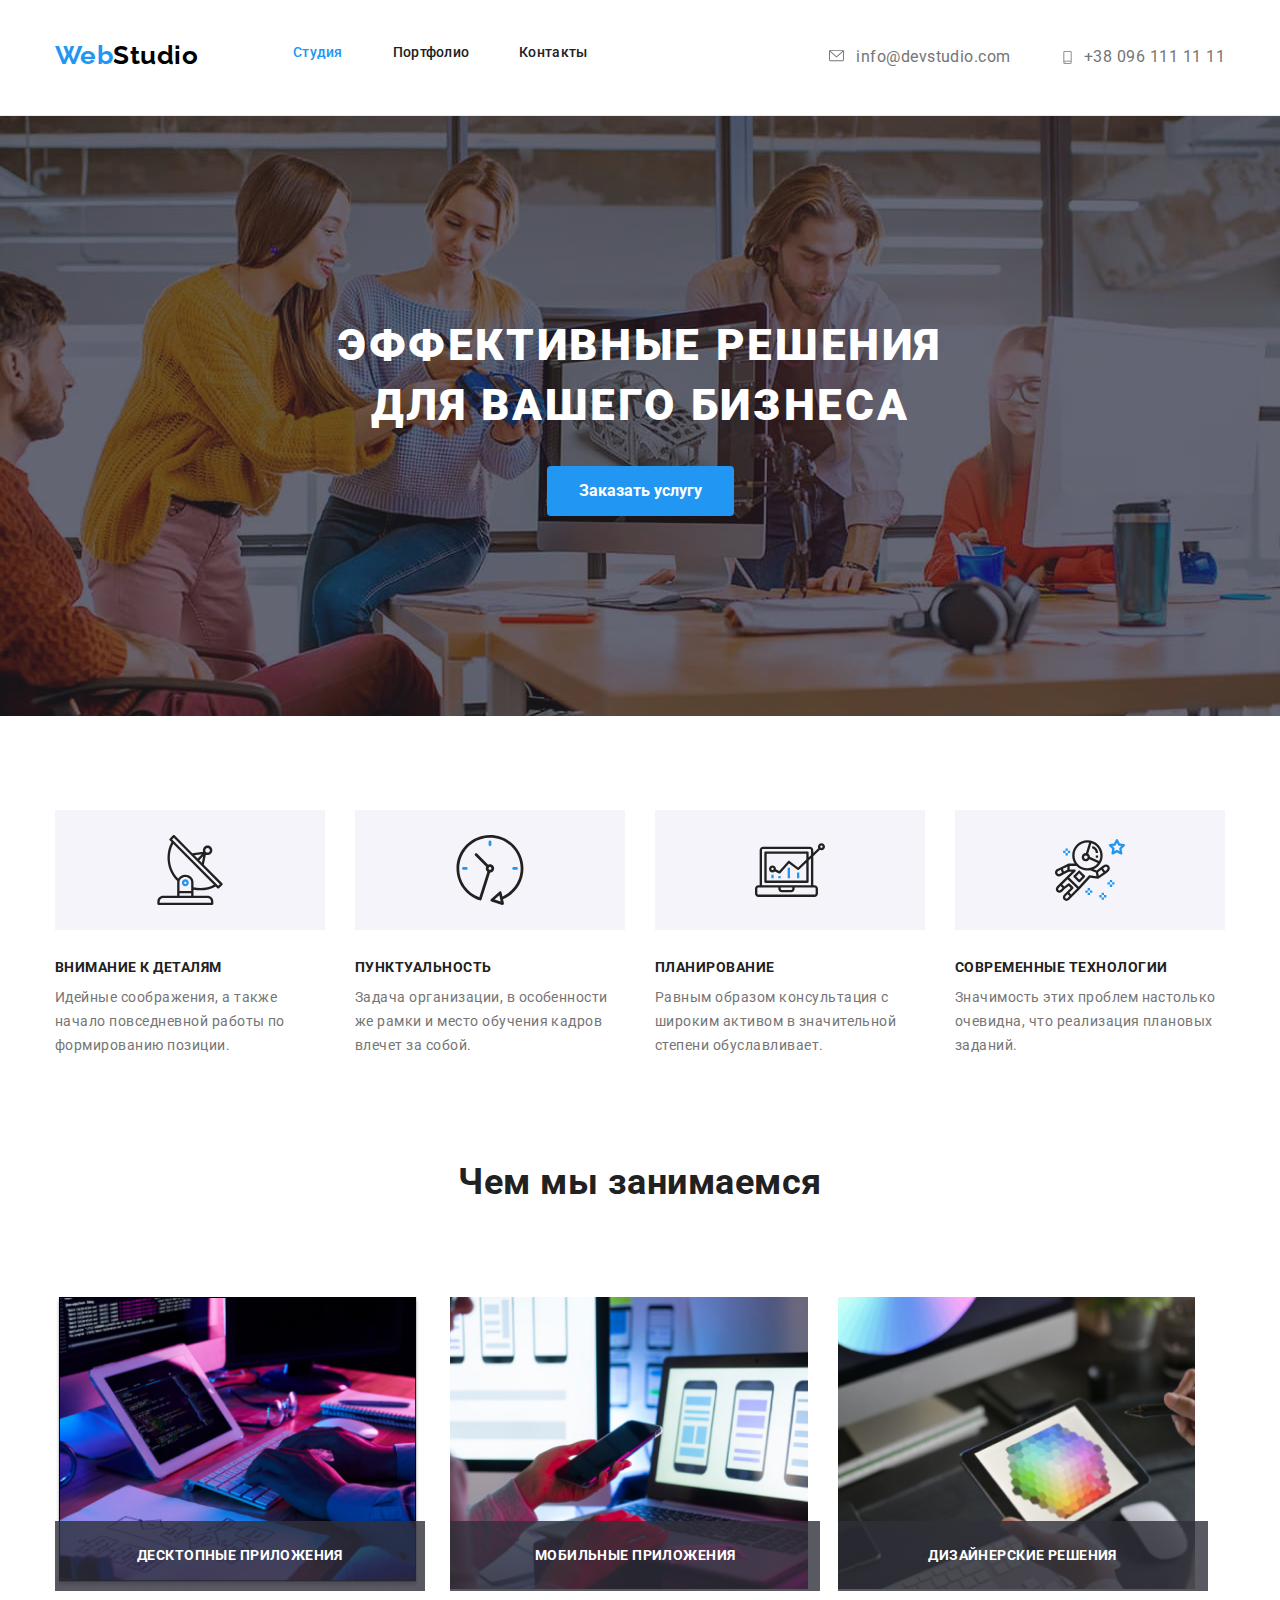
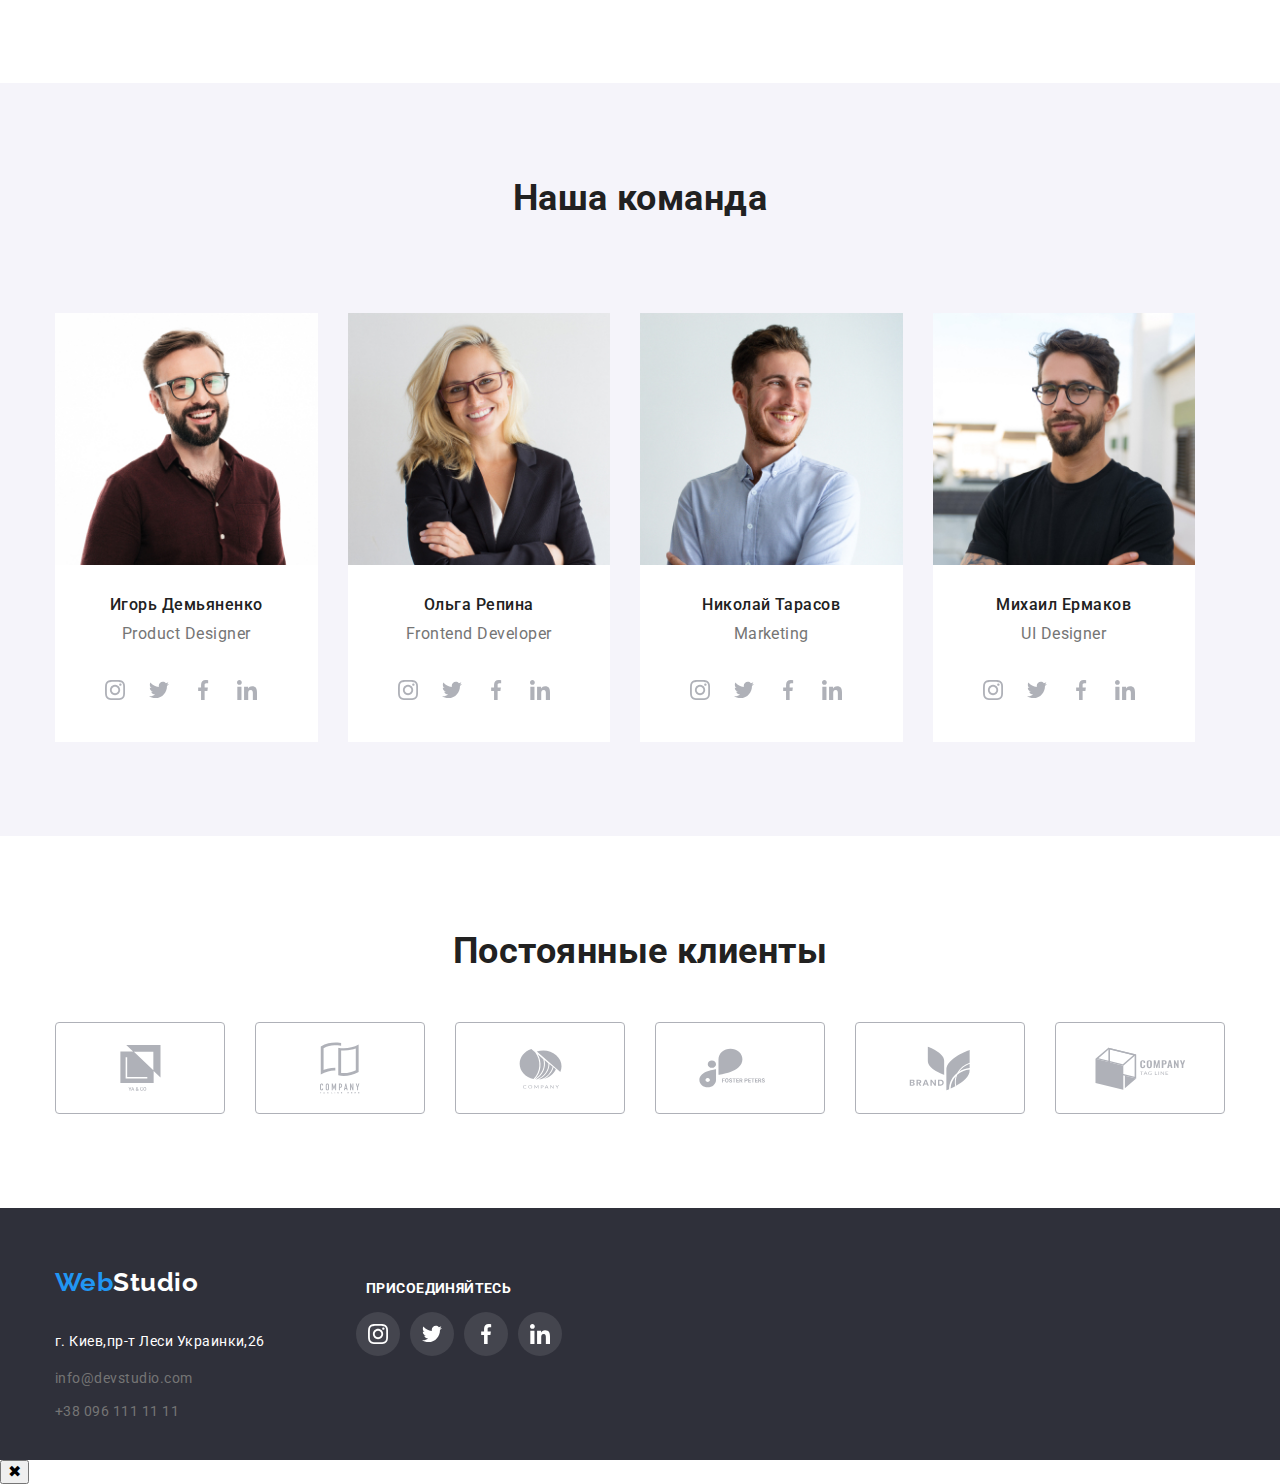
<file: index.html>
<!DOCTYPE html>
<html lang="ru">

<head>
    <meta charset="UTF-8">
    <meta http-equiv="X-UA-Compatible" content="IE=edge">
    <meta name="viewport" content="width=device-width, initial-scale=1.0">
    <title>Document</title>
    <link
        href="https://fonts.googleapis.com/css2?family=Raleway:wght@700&family=Roboto:wght@400;500;700;900&display=swap"
        rel="stylesheet">
    <link rel="stylesheet" href="https://cdnjs.cloudflare.com/ajax/libs/modern-normalize/1.1.0/modern-normalize.min.css">
    <link rel="stylesheet" href="./css/style.css">
</head>

<body>
    <!--header-->
    <header class="page-header">
        <div class="container">
        <nav class="menu">
            <a href="./index.html" class="logo"><span class="logo-web">Web</span>Studio</a>
            <ul class="menu-nav list">
                <li class="item"><a href="./index.html" class="tect link current">Студия</a></li>
                <li class="item"><a href="./portfolio.html" class="link">Портфолио</a></li>
                <li class="item"><a href="" class="link">Контакты</a></li>
            </ul>
        </nav>
        

        <!--tel,mail-->
        <div class="header-contact">
            <ul class="header-contact-list">
                <li class="header-contact-item">
                    <a class="link contact-link" href="mailto:http//info@devstudio.com">
                        <svg class="header-icon" width="19" height="15">
                            <use href=./images/sprite.svg#icon-envelope-1></use>
                        </svg>
                    info@devstudio.com</a>
                </li>
                <li class="header-contact-item">
                    <a class="link contact-link" href="tel:+380961111111">
                        <svg class="header-icon" width="13" height="19" >
                            <use href=./images/sprite.svg#icon-smartphone-1>
                        </use>
                    </svg>
                        +38 096 111 11 11</a>
                </li>
            </ul>
        </div>
        </div>

    </header>
    <!--main-->
    <main>
        <!--Герой-->
        <section class="hero">
            <h1 class="hero-title">Эффективные решения для вашего бизнеса</h1>
            <button type="button" class="hero-button">Заказать услугу</button>
        </section>
        <!--Особенности-->
        <section class="section">
            <div class="container">
            <ul class="feature-list list">
                <!--Feature 1-->
                <li class="feacher-item">
                    <div class="circle-out">
                            <svg class="feacher-icon" width="70" height="70">
                                <use href="./images/sprite.svg#icon-antenna-1-1"> </use>
                            </svg>
                        
                    </div>
                <h3 class="title">Внимание к деталям</h3>
                    <p class="text"> Идейные соображения, а также
                        начало повседневной работы по формированию позиции.
                    </p>
                </li>
                <!--Feature 2-->
                <li class="feacher-item">
                    <div class="circle-out">
                            <svg class="feacher-icon" width="70" height="70">
                                <use href="./images/sprite.svg#icon-clock-1-1"> </use>
                            </svg>
                    </div>
                    <h3 class="title">Пунктуальность</h3>
                    <p class="text">Задача организации, в особенности же рамки
                        и место обучения кадров влечет за собой.</p>
                </li>
                <!--Feature 3-->
                <li class="feacher-item">
                    <div class="circle-out">
                            <svg class="feacher-icon" width="70" height="70">
                                <use href="./images/sprite.svg#icon-diagram-1-1"> </use>
                            </svg>
                    </div>
                    <h3 class="title">Планирование</h3>
                    <p class="text">Равным образом консультация с широким
                        активом в значительной степени обуславливает.</p>
                </li>
                <!--Feature 4-->
                <li class="feacher-item">
                    <div class="circle-out">
                            <svg class="feacher-icon  class="client-logo width="70" height="70">
                                <use href="./images/sprite.svg#icon-astronaut-1-1"> </use>
                            </svg>
                    </div>
                    <h3 class="title">Современные технологии</h3>
                    <p class="text">Значимость этих проблем настолько очевидна,
                        что реализация плановых заданий.</p>
                </li>
            </ul>
            </div>
        </section>
        <!--Чем мы занимаемся-->
        <section class="section">
            
            <div class="container">
                <h2 class="section-title">Чем мы занимаемся</h2>
            <ul class="work-list list">
                <li class="section-work-item">
                    <img src="./images/img1.jpg" alt="картинка програмирование" width="370">
                    <div class="work-bg">
                        <p class="work-up-bg">Десктопные приложения</p>
                    </div>
                </li>
                <li class="section-work-item">
                    <img src="./images/img2.jpg" alt="картинка дизайн приложений" width="370">
                    <div class="work-bg">
                        <p class="work-up-bg">Мобильные приложения</p>
                    </div>
                </li>
                <li class="section-work-item">
                    <img src="./images/img3.jpg" alt="картинка графический дизайн" width="370">
                    <div class="work-bg">
                        <p class="work-up-bg">Дизайнерские решения</p>
                    </div>
                </li>
            </ul>
            </div>
        </section>
        <!--Наша команда-->
        <section class="section section-team">
            <div class="container ">
                <h2 class="team-section-title">Наша команда</h2>
                <ul class="team-list list">
                    <li class="team-item">
                        <img src="./images/img4.jpg" alt="фото дизайнера продуктов">
                        <div class="team-item-text">
                            <h3 class="section-title-man">Игорь Демьяненко</h3>
                            <p class="text">Product Designer</p>
                            <ul class="team-social-list">
                                <li class="team-social-item">
                                    <a class="team-social-link" href="">
                                    <svg class="team-social-icon" width="20" height="20">
                                        <use href="./images/sprite.svg#icon-instagram-2-1"></use>
                                    </svg>
                                    </a>
                                </li>
                                <li class="team-social-item">
                                    <a class="team-social-link" href="">
                                    <svg class="team-social-icon" width="20" height="20">
                                        <use href="./images/sprite.svg#icon-twitter-1-1"></use>
                                    </svg>
                                    </a>
                                </li>
                                <li class="team-social-item">
                                    <a class="team-social-link" href="">
                                    <svg class="team-social-icon" width="20" height="20">
                                        <use href="./images/sprite.svg#icon-facebook-1-1"></use>
                                    </svg>
                                    </a>
                                </li>
                                <li class="team-social-item">
                                    <a class="team-social-link" href="">
                                    <svg class="team-social-icon" width="20" height="20">
                                        <use href="./images/sprite.svg#icon-linkedin-1-1"></use>
                                    </svg>
                                </a>
                                </li>
                            </ul>
                        </div>
                    </li>
                    <li class="team-item">
                        <img src="./images/img5.jpg" alt="фото фронтенд разработчика">
                        <div class="team-item-text">
                            <h3 class="section-title-man">Ольга Репина</h3>
                            <p class="text">Frontend Developer</p>
                            <ul class="team-social-list">
                                <li class="team-social-item">
                                    <a class="team-social-link" href="">
                                    <svg class="team-social-icon" width="20" height="20">
                                        <use href="./images/sprite.svg#icon-instagram-2-1"></use>
                                    </svg>
                                    </a>
                                </li>
                                <li class="team-social-item">
                                    <a class="team-social-link" href="">
                                    <svg class="team-social-icon" width="20" height="20">
                                        <use href="./images/sprite.svg#icon-twitter-1-1"></use>
                                    </svg>
                                    </a>
                                </li>
                                <li class="team-social-item">
                                    <a class="team-social-link" href="">
                                    <svg class="team-social-icon" width="20" height="20">
                                        <use href="./images/sprite.svg#icon-facebook-1-1"></use>
                                    </svg>
                                    </a>
                                </li>
                                <li class="team-social-item">
                                    <a class="team-social-link" href="">
                                    <svg class="team-social-icon" width="20" height="20">
                                        <use href="./images/sprite.svg#icon-linkedin-1-1"></use>
                                    </svg>
                                    </a>
                                </li>
                            </ul>
                        </div>
                    </li>
                    <li class="team-item">
                        <img src="./images/img6.jpg" alt="фото маркетолога">
                        <div class="team-item-text">
                            <h3 class="section-title-man">Николай Тарасов</h3>
                            <p class="text">Marketing</p>
                            <ul class="team-social-list">
                                <li class="team-social-item">
                                    <a class="team-social-link" href="">
                                    <svg class="team-social-icon" width="20" height="20">
                                        <use href="./images/sprite.svg#icon-instagram-2-1"></use>
                                    </svg>
                                    </a>
                                </li>
                                <li class="team-social-item">
                                    <a class="team-social-link" href="">
                                    <svg class="team-social-icon" width="20" height="20">
                                        <use href="./images/sprite.svg#icon-twitter-1-1"></use>
                                    </svg>
                                    </a>
                                </li>
                                <li class="team-social-item">
                                    <a class="team-social-link" href="">
                                    <svg class="team-social-icon" width="20" height="20">
                                        <use href="./images/sprite.svg#icon-facebook-1-1"></use>
                                    </svg>
                                </a>
                                </li>
                                <li class="team-social-item">
                                    <a class="team-social-link" href="">
                                    <svg class="team-social-icon" width="20" height="20">
                                        <use href="./images/sprite.svg#icon-linkedin-1-1"></use>
                                    </svg>
                                    </a>
                                </li>
                            </ul>
                        </div>
                    </li>
                    <li class="team-item">
                        <img src="./images/img7.jpg" alt="фото UI дизайнера">
                        <div class="team-item-text">
                            <h3 class="section-title-man">Михаил Ермаков</h3>
                            <p class="text">UI Designer</p>
                            <ul class="team-social-list">
                                <li class="team-social-item">
                                    <a class="team-social-link" href="">
                                    <svg class="team-social-icon" width="20" height="20">
                                        <use href="./images/sprite.svg#icon-instagram-2-1"></use>
                                    </svg>
                                    </a>
                                </li>
                                <li class="team-social-item">
                                    <a class="team-social-link" href="">
                                    <svg class="team-social-icon" width="20" height="20">
                                        <use href="./images/sprite.svg#icon-twitter-1-1"></use>
                                    </svg>
                                    </a>
                                </li>
                                <li class="team-social-item">
                                    <a class="team-social-link" href="">
                                    <svg class="team-social-icon" width="20" height="20">
                                        <use href="./images/sprite.svg#icon-facebook-1-1"></use>
                                    </svg>
                                    </a>
                                </li>
                                <li class="team-social-item">
                                    <a class="team-social-link" href="">
                                    <svg class="team-social-icon" width="20" height="20">
                                        <use href="./images/sprite.svg#icon-linkedin-1-1"></use>
                                    </svg>
                                    </a>
                                </li>
                            </ul>
                        </div>
                    </li>
                </ul>
            </div>
        </section>
        <section class="section section-client">
            <div class="container">
            <h2 class="client-title">Постоянные клиенты</h2>
                <ul class="client-list">
                    <li class="client-item">
                        <a class="client-link" href="">
                        <svg class="client-icon" width="41" height="46">
                            <use href="./images/sprite.svg#icon-logo-1"></use>
                        </svg>
                        </a>
                    </li>
                    <li class="client-item">
                        <a class="client-link" href="">
                        <svg class="client-icon" width="40" height="52">
                            <use href="./images/sprite.svg#icon-logo-2"></use>
                        </svg>
                        </a>
                    </li>
                    <li class="client-item">
                        <a class="client-link" href="">
                        <svg class="client-icon" width="43" height="41">
                            <use href="./images/sprite.svg#icon-logo-3"></use>
                        </svg>
                        </a>
                    </li>
                    <li class="client-item">
                        <a class="client-link" href="">
                        <svg class="client-icon" width="84" height="40">
                            <use href="./images/sprite.svg#icon-logo-4"></use>
                        </svg>
                        </a>
                    </li>
                    <li class="client-item">
                        <a class="client-link" href="">
                        <svg class="client-icon" width="62" height="45">
                            <use href="./images/sprite.svg#icon-logo-5"></use>
                        </svg>
                        </a>
                    </li>
                    <li class="client-item">
                        <a class="client-link" href="">
                        <svg class="client-icon" width="93" height="43">
                            <use href="./images/sprite.svg#icon-logo-6"></use>
                        </svg>
                        </a>
                    </li>
                </ul>
            </div>
        </section>
    </main>
    <!--footer-->
    <footer class="page-footer">
        <div class="container">
            <div class="footer-left">
            <a href="./index.html" class="logo"> <span class="logo-web">Web</span>Studio</a>
            <div class="footer-address">
                <ul class="address">
                <li class="item"><p class="text">г. Киев,пр-т Леси Украинки,26</p></li>
                <li class="item"><a class="text-1" href="mailto:http//info@devstudio.com">info@devstudio.com</a></li>
                <li class="item"><a class="text-1" href="tel:+380961111111">+38 096 111 11 11</a></li>
                </ul>
            </div>
            </div>
            <div class="footer-rigth">
                <h2 class="footer-right-title">присоединяйтесь</h2>
            <ul class="footer-social-list">
                <li class="footer-social-item">
                    <a class="footer-social-link" href="">
                        <svg class="footer-social-icon" width="20" height="20">
                            <use href="./images/sprite.svg#icon-instagram-2-1"></use>
                        </svg>
                    </a>
                </li>
                <li class="footer-social-item">
                    <a class="footer-social-link" href="">
                        <svg class="footer-social-icon" width="20" height="20">
                            <use href="./images/sprite.svg#icon-twitter-1-1"></use>
                        </svg>
                    </a>
                </li>
                <li class="footer-social-item">
                    <a class="footer-social-link" href="">
                        <svg class="footer-social-icon" width="20" height="20">
                            <use href="./images/sprite.svg#icon-facebook-1-1"></use>
                        </svg>
                    </a>
                </li>
                <li class="footer-social-item">
                    <a class="footer-social-link" href="">
                        <svg class="footer-social-icon" width="20" height="20">
                            <use href="./images/sprite.svg#icon-linkedin-1-1"></use>
                        </svg>
                    </a>
                </li>
            </ul>
            </div>
        </div>
    </footer>

    <!-- Вся твоя разметка, включая разметку модалки -->

    <div class="backdrop is-hiden">
        <div class="modal">
           <button class="close-btn" type="close-btn">&#10006</button>
        </div>
    </div>

<script src="./js/modal.js"></script>
</body>
</file>
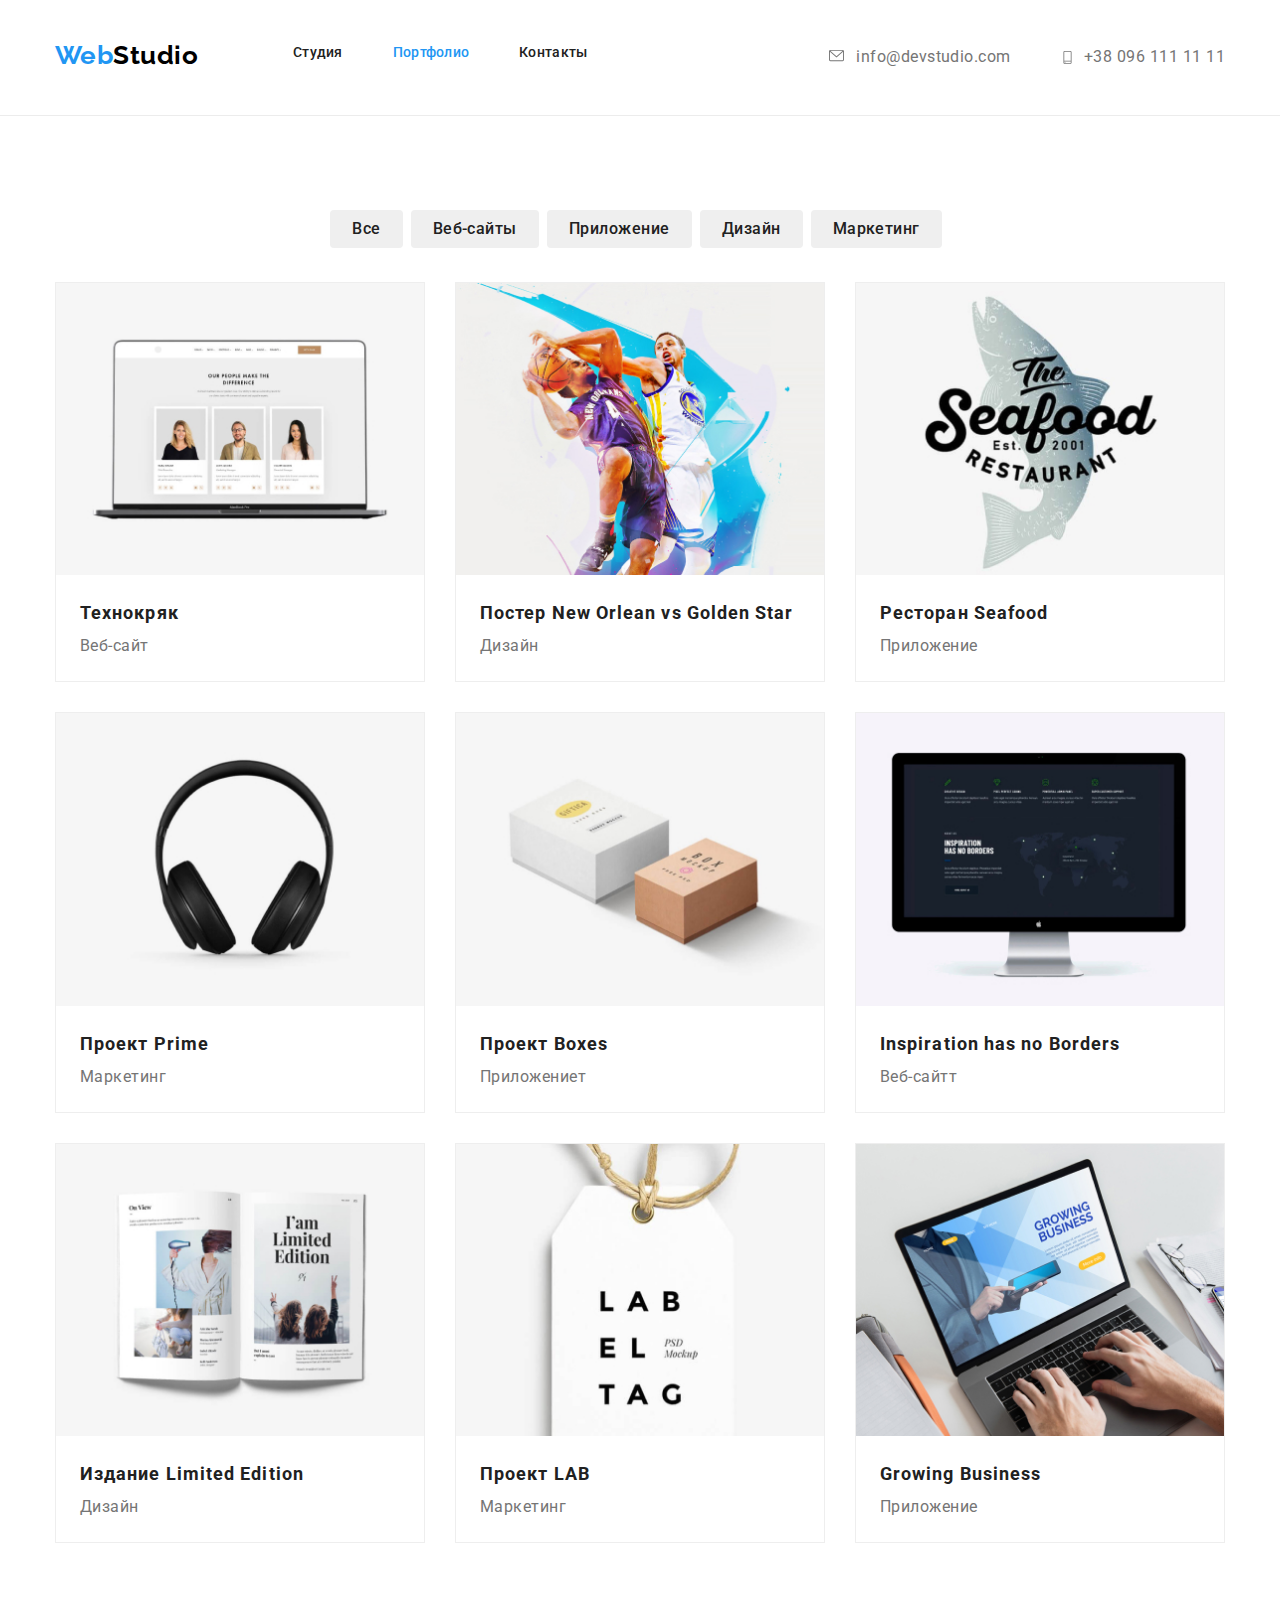
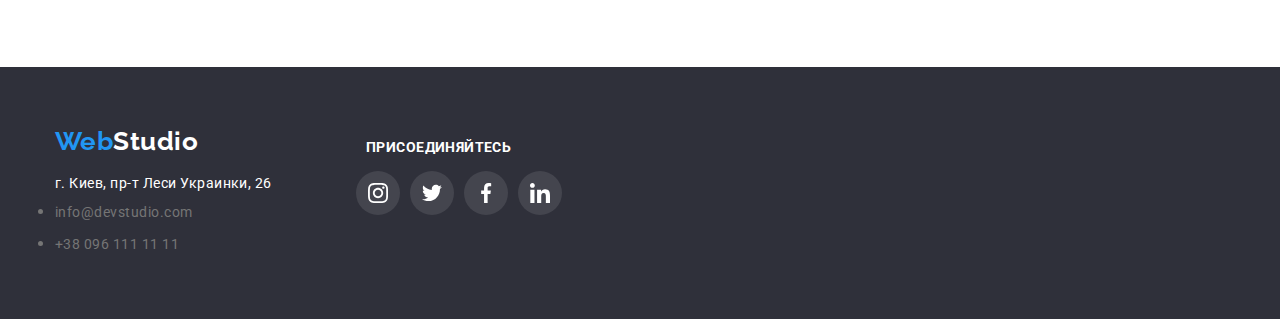
<file: portfolio.html>
<!DOCTYPE html>
<html lang="ru">

<head>
    <meta charset="UTF-8">
    <meta http-equiv="X-UA-Compatible" content="IE=edge">
    <meta name="viewport" content="width=device-width, initial-scale=1.0">
    <title>Document</title>
    <link
        href="https://fonts.googleapis.com/css2?family=Raleway:wght@700&family=Roboto:wght@400;500;700;900&display=swap"
        rel="stylesheet">
        <link rel="stylesheet" href="https://cdnjs.cloudflare.com/ajax/libs/modern-normalize/1.1.0/modern-normalize.min.css">
    <link rel="stylesheet" href="./css/style.css">
</head>

<body>
    <!--header-->
<header class="page-header">
    <div class="container">
        <nav class="menu">
            <a href="./index.html" class="logo"><span class="logo-web">Web</span>Studio</a>
            <ul class="menu-nav list">
                <li class="item"><a href="./index.html" class="link">Студия</a></li>
                <li class="item"><a href="./portfolio.html" class="link current">Портфолио</a></li>
                <li class="item"><a href="" class="link">Контакты</a></li>
            </ul>
        </nav>


        <!--tel,mail-->
        <div class="header-contact">
            <ul class="header-contact-list">
                <li class="header-contact-item">
                    <a class="link contact-link" href="mailto:http//info@devstudio.com">
                        <svg class="header-icon" width="19" height="15">
                            <use href=./images/sprite.svg#icon-envelope-1></use>
                        </svg>
                        info@devstudio.com</a>
                </li>
                <li class="header-contact-item">
                    <a class="link contact-link" href="tel:+380961111111">
                        <svg class="header-icon" width="13" height="19">
                            <use href=./images/sprite.svg#icon-smartphone-1>
                            </use>
                        </svg>
                        +38 096 111 11 11</a>
                </li>
            </ul>
        </div>
    </div>

</header>
    <!--main-->
    <main>
        <!---filter-->
        <section class="section">
            <div class="container filter-list">
            <ul class="filter list">
                <li class="filter-item"><button type="button" class="filter-button">Все</button></li>
                <li class="filter-item"><button type="button" class="filter-button">Веб-сайты</button></li>
                <li class="filter-item"><button type="button" class="filter-button">Приложение</button></li>
                <li class="filter-item"><button type="button" class="filter-button">Дизайн</button></li>
                <li class="filter-item"><button type="button" class="filter-button">Маркетинг</button></li>
            </ul>
            </div>
    

        <!--project-->
        <div class="container">
            <ul class="project-list list">
                <li class="project-item">
                    <img src="./images/img8.jpg" alt="" width="370">
                    <div class="item-title">
                        <h2 class="project-title">Технокряк</h2>
                        <p class="project-text">Веб-сайт</p>
                    </div>
                </li>
        
                <li class="project-item">
                    <img src="./images/img9.jpg" alt="" width="370">
                    <div class="item-title">
                    <h2 class="project-title">Постер New Orlean vs Golden Star</h2>
                    <p class="project-text">Дизайн</p>
                </div>
                </li>
        
                <li class="project-item">
                    <img src="./images/img10.jpg" alt="" width="370">
                    <div class="item-title">
                    <h2 class="project-title">Ресторан Seafood</h2>
                    <p class="project-text">Приложение</p>
                    </div>
                </li>
        
                <li class="project-item">
                    <img src="./images/img11.jpg" alt="" width="370">
                    <div class="item-title">
                    <h2 class="project-title">Проект Prime</h2>
                    <p class="project-text">Маркетинг</p>
                    </div>
                </li>
        
                <li class="project-item">
                    <img src="./images/img12.jpg" alt="" width="370">
                    <div class="item-title">
                    <h2 class="project-title">Проект Boxes</h2>
                    <p class="project-text">Приложениет</p>
                    </div>
                </li>
        
                <li class="project-item">
                    <img src="./images/img13.jpg" alt="" width="370">
                    <div class="item-title">
                    <h2 class="project-title">Inspiration has no Borders</h2>
                    <p class="project-text">Веб-сайтт</p>
                    </div>
                </li>
        
                <li class="project-item">
                    <img src="./images/img14.jpg" alt="" width="370">
                    <div class="item-title">
                    <h2 class="project-title">Издание Limited Edition</h2>
                    <p class="project-text">Дизайн</p>
                    </div>
                </li>
        
                <li class="project-item">
                    <img src="./images/img15.jpg" alt="" width="370">
                    <div class="item-title">
                    <h2 class="project-title">Проект LAB</h2>
                    <p class="project-text">Маркетинг</p>
                    </div>
                </li>
        
                <li class="project-item">
                    <img src="./images/img16.jpg" alt="" width="370">
                    <div class="item-title">
                    <h2 class="project-title">Growing Business</h2>
                    <p class="project-text">Приложение</p>
                    </div>
                </li>
            </ul>
        </div>
        </section>
    </main>
    <!--footer-->
<footer class="page-footer">
    <div class="container">
        <div class="footer-left">
            <a href="./index.html" class="logo"> <span class="logo-web">Web</span>Studio</a>
            <div class="footer-address">
                        <p class="text">г. Киев, пр-т Леси Украинки, 26</p>
                    </li>
                    <li class="item"><a class="text-1" href="mailto:http//info@devstudio.com">info@devstudio.com</a>
                    </li>
                    <li class="item"><a class="text-1" href="tel:+380961111111">+38 096 111 11 11</a></li>
                </ul>
            </div>
        </div>
        <div class="footer-rigth">
            <h2 class="footer-right-title">присоединяйтесь</h2>
            <ul class="footer-social-list">
                <li class="footer-social-item">
                    <a class="footer-social-link" href="">
                        <svg class="footer-social-icon" width="20" height="20">
                            <use href="./images/sprite.svg#icon-instagram-2-1"></use>
                        </svg>
                    </a>
                </li>
                <li class="footer-social-item">
                    <a class="footer-social-link" href="">
                        <svg class="footer-social-icon" width="20" height="20">
                            <use href="./images/sprite.svg#icon-twitter-1-1"></use>
                        </svg>
                    </a>
                </li>
                <li class="footer-social-item">
                    <a class="footer-social-link" href="">
                        <svg class="footer-social-icon" width="20" height="20">
                            <use href="./images/sprite.svg#icon-facebook-1-1"></use>
                        </svg>
                    </a>
                </li>
                <li class="footer-social-item">
                    <a class="footer-social-link" href="">
                        <svg class="footer-social-icon" width="20" height="20">
                            <use href="./images/sprite.svg#icon-linkedin-1-1"></use>
                        </svg>
                    </a>
                </li>
            </ul>
        </div>
    </div>
</footer>
<script src=""></script>
</body>

</html>
</file>
<file: css/style.css>
:root {
  --primary-text-color: #757575;
  --title-text-color: #212121;
  --accent-color: #2196f3;
  --primary-white-color: #ffffff;
}

body {
  background-color: var(--primary-white-color);
  color: var(--primary-text-color);
  font-family: Roboto, sans-serif;
  letter-spacing: 0.03em;
}

h1,
h2,
h3,
h4,
h5,
h6,
p {
  margin: 0;
  padding: 0;
}

ul {
  padding-left: 0;
  list-style: none;
}

.link {
  text-decoration: none;
  display: flex;
  transition-duration: 250ms;
  transition-timing-function: cubic-bezier(0.4, 0, 0.2, 1);
}
img {
  display: block;
  width: 100%;
  height: auto;
}
.list {
  display: flex;
}

.section {
  margin-top: 94px;
}

.container {
  width: 1200px;
  padding: 0 15px;
  margin: 0 auto;
  /* border: 1px solid red; */
  align-items: center;
}

/* memu-nav */
.page-header .container {
  display: flex;
  justify-content: space-between;
  align-items: center;
}
.page-header {
  border-bottom: 1px solid #ececec;
}
.logo {
  color: #000000;
  font-family: Raleway, cursive;
  font-weight: 700;
  font-size: 26px;
  line-height: 1.1;
  text-decoration: none;
  width: 145px;
  height: 31px;
}

.logo:hover,
.logo:focus {
  color: var(--accent-color);
}
.logo-web {
  color: var(--accent-color);
}
.menu-nav {
  display: flex;
  margin-left: 93px;
}
.menu {
  display: flex;
  align-items: center;
  padding: 24px 0 25px;
}
.test {
  position: relative;
}
/* .menu-nav .list {
  position: relative;
} */
.menu-nav .link:hover,
.menu-nav .link:focus {
  color: var(--accent-color);
}

.menu-nav .item {
  margin-right: 50px;
}

.menu-nav .link {
  color: var(--title-text-color);
  font-weight: 500;
  font-size: 14px;
  line-height: 1.14;
  letter-spacing: 0.02em;
  text-decoration: none;
}
.menu-nav .current {
  color: var(--accent-color);
}
/* .tect.link.current::after {
  content: "";
  display: block;
  position: absolute;
  left: 0;
  bottom: -1px;
  width: 100%;
  height: 4px;
  background: var(--accent-color);
  border-radius: 2px;
} */
/* Контакты */
.header-icon {
  margin-right: 10px;
  fill: currentColor;
}

.contact-link:hover .header-icon,
.contact-link:focus .header-icon {
  fill: var(--accent-color);
}
.contact-link:hover,
.contact-link:focus {
  color: #188ce8;
}

.header-contact {
  padding-top: 32px;
  padding-bottom: 32px;
  color: var(--primary-text-color);
  display: flex;
  align-items: center;
  flex-wrap: wrap;
}

.header-contact-list {
  display: flex;
  justify-content: center;
  flex-wrap: wrap;
}

.header-contact .header-icon {
  color: var(--primary-text-color);
  font-weight: 500;
  font-size: 14px;
  line-height: 1.14;
  letter-spacing: 0.02em;
  cursor: default;
  margin-left: 50px;
}

.contact-link {
  color: var(--primary-text-color);
}

.link.contact-link .header-icon:hover,
.link.contact-link .header-icon:focus {
  color: var(--accent-color);
}

/* Hero */
.hero {
  background-image: linear-gradient(
      rgba(47, 48, 58, 0.4),
      rgba(47, 48, 58, 0.4)
    ),
    url(../images/Img\ bg.jpg);
  background-position: center;
  background-repeat: no-repeat;
  background-size: cover;
  max-width: 1600px;
  height: 600px;
  margin: 0 auto;
  padding-top: 200px;
  padding-bottom: 200px;
  background-color: #2f303a;
}

.hero-title {
  max-width: 696px;
  margin: 0 auto 30px;
  color: var(--primary-white-color);
  font-family: Roboto;
  font-style: 400;
  font-weight: 900;
  font-size: 44px;
  line-height: 1.36;
  letter-spacing: 0.06em;
  text-transform: uppercase;
  text-align: center;
  margin-bottom: 30px;
}

/* hero button */
.hero-button {
  background-color: var(--accent-color);
  color: var(--primary-white-color);
  font-family: inherit;
  font-weight: 700;
  font-size: 16px;
  line-height: 1.87;
  cursor: pointer;
  padding: 10px 32px;
  border-radius: 4px;
  text-align: center;
  margin-top: 30px;
  margin: 0 auto;
  display: block;
  border: none;
  transition-duration: 250ms;
  transition-timing-function: cubic-bezier(0.4, 0, 0.2, 1);
}

.hero-button:hover,
.hero-button:focus {
  color: var(--primary-white-color);
  background-color: #188ce8;
}

/* Feature */
.feacher {
  margin-top: 94px;
}

.feacher-list {
  display: flex;
  margin-top: 94px;
}

.feacher-item {
}

.feacher-item:not(:last-child) {
  margin-right: 30px;
}

.circle-out {
  display: flex;
  justify-content: center;
  align-items: center;
  margin-bottom: 30px;
  background: #f5f4fa;
  width: 270px;
  height: 120px;
}

.feacher-icon {
}

.feacher-title {
  margin-right: 30px;
}

.title {
  padding-bottom: 10px;
}

.feature-list .title {
  color: var(--title-text-color);
  font-weight: 700;
  font-size: 14px;
  line-height: 1.14;
  text-transform: uppercase;
}

.feature-list .text {
  font-size: 14px;
  line-height: 1.71;
  color: var(--primary-text-color);
}

/* section-work */
.section-work-item {
  display: flex;
}

.section-work-item:not(:last-child) {
  margin-right: 30px;
}

.work-list {
  margin-right: 30px;
  margin-top: 94px;
}
.work-bg {
  position: absolute;
  display: flex;
  justify-content: center;
  align-items: center;
  width: 370px;
  height: 70px;
  margin-top: 224px;
  background: rgba(47, 48, 58, 0.8);
}

.work-up-bg {
  font-weight: bold;
  font-size: 14px;
  line-height: 1.14;
  text-align: center;
  letter-spacing: 0.03em;
  text-transform: uppercase;
  color: #ffffff;
}

/* section-team */

.section-team {
  background-color: #f5f4fa;
}

.team-section-title {
  padding-top: 94px;
  display: block;
  color: var(--title-text-color);
  font-weight: 700;
  font-size: 36px;
  line-height: 1.17;
  text-align: center;
}

.team-list {
  margin-top: 94px;
  padding-bottom: 94px;
  margin-bottom: 0px;
}

.team-item {
  margin-right: 30px;
}

.team-item:not(:last-child) {
  margin-right: 30px;
}

.team-item-text {
  background: #ffffff;
  padding-top: 30px;
  padding-bottom: 30px;
  text-align: center;
}

.section-title {
  display: block;
  color: var(--title-text-color);
  font-weight: 700;
  font-size: 36px;
  line-height: 1.17;
  text-align: center;
}

.section-title-man {
  padding-bottom: 10px;
  text-align: center;
  color: var(--title-text-color);
  font-weight: 500;
  font-size: 16px;
  line-height: 1.19;
}

.team-social-list {
  width: 206px;
  height: 44px;
  padding-left: 10px;
  margin: 0 auto;
  margin-top: 16px;
  background-color: #ffffff;
  display: flex;
  align-content: center;
  justify-items: center;
  border-radius: 50%;
}

.team-social-item {
  display: flex;
  align-content: center;
  justify-items: center;
  background: #ffffff;
}

.team-social-icon {
  fill: #afb1b8;
  transition-duration: 250ms;
  transition-timing-function: cubic-bezier(0.4, 0, 0.2, 1);
}

.team-social-link {
  width: 44px;
  height: 44px;
  padding-top: 12px;
  /* background-color: #ffffff; */
  border-radius: 50%;
  transition-duration: 250ms;
  transition-timing-function: cubic-bezier(0.4, 0, 0.2, 1);
}

.team-social-link:hover,
.team-social-link:focus {
  /* fill: #ffffff; */
  background-color: var(--accent-color);
}

.team-social-link:hover .team-social-icon,
.team-social-link:focus .team-social-icon {
  fill: #ffffff;
  /* background-color: var(--accent-color); */
}

/* Client */
.section-client {
}

.client-title {
  text-align: center;
  color: var(--title-text-color);
  font-weight: 700;
  font-size: 36px;
  line-height: 1.17;
  margin-bottom: 50px;
}
.client-list {
  display: flex;
  margin-bottom: 94px;
}

.client-item {
  width: 170px;
  height: 92px;
  border: 1px solid #afb1b8;
  border-radius: 4px;
  display: flex;
  align-items: center;
  justify-content: center;
}

.client-item:hover {
  border: 1px solid var(--accent-color);
}

.client-link {
  width: 170px;
  height: 92px;
  border-radius: 2px;
  display: flex;
  align-items: center;
  justify-content: center;
}

.client-link:hover .client-icon,
.client-link:focus .client-icon {
  fill: #2196f3;
}

.client-icon {
  /* width: 106px;
  height: 60px; */
  display: inline-block;
  display: flex;
  fill: #afb1b8;
}

.client-item {
  margin-right: 30px;
}

.client-item:not(:last-child) {
}

/* footer */
.page-footer {
  padding: 0 15px;
  margin: 0 auto;
  box-sizing: border-box;
  display: flex;
  background: #2f303a;
}

.footer {
  text-decoration: none;
  display: block;
}

.footer-left {
  width: 231px;
  height: 132px;
  padding-top: 0px;
  text-decoration: none;
  display: flex;
  flex-direction: column;
}

.footer-rigth {
  margin-top: -60px;
  margin-bottom: 100px;
  margin-left: 301px;
  width: 242px;
  height: 80px;
}

.footer-right-title {
  font-family: Roboto;
  font-style: normal;
  font-weight: bold;
  font-size: 14px;
  line-height: 16px;
  letter-spacing: 0.03em;
  text-transform: uppercase;
  padding-left: 10px;
  color: #ffffff;
}

.footer-right-list {
  display: flex;
  width: 206px;
  height: 44px;
  margin-left: auto;
  margin-right: auto;
  align-items: center;
  justify-content: space-around;
  margin-top: 20px;
}

.footer-social-link {
  display: flex;
  width: 44px;
  height: 44px;
  border-radius: 50%;
  justify-content: center;
  align-items: center;
  background: rgba(255, 255, 255, 0.1);
}

.footer-social-link:hover {
  background-color: var(--accent-color);
  transition-duration: 250ms;
  transition-timing-function: cubic-bezier(0.4, 0, 0.2, 1);
}
.footer-social-item {
  margin-right: 10px;
}

.footer-social-icon {
  max-width: 100%;
  max-width: 100%;

  fill: #ffffff;

  /* background: rgba(255, 255, 255, 01); */
}

.footer-icon :hover {
  background-color: var(--accent-color);
}

.footer-address {
  width: 240px;
  height: 81;
  margin-bottom: 60px;
}

.address {
  display: flex;
  flex-direction: column;
  margin-bottom: 9px;
  margin-bottom: 9px;
}

.item {
  margin-bottom: 9px;
}

.page-footer .logo:hover,
.page-footer .logo:focus {
  color: var(--accent-color);
}

.page-footer .logo {
  color: var(--primary-white-color);
  margin-top: 60px;
  margin-bottom: 20px;
  transition-duration: 250ms;
  transition-timing-function: cubic-bezier(0.4, 0, 0.2, 1);
}

.footer-address .text-1:hover,
.footer-address .text-1:focus {
  color: var(--accent-color);
}

.footer-address .text-1 {
  text-decoration: none;
  font-style: normal;
  font-size: 14px;
  line-height: 1.71;
  color: var(--primary-white-color--);
  text-decoration: none;
  cursor: default;
  font-family: Roboto, sans-serif;
}

.text {
  padding-bottom: 9px;
}

.text-1 {
  margin-bottom: 9px;
  transition-duration: 250ms;
  transition-timing-function: cubic-bezier(0.4, 0, 0.2, 1);
}
.page-footer .text {
  padding-bottom: 9px;
  font-size: 14px;
  color: #ffffff;
}
.footer-social-item {
  display: flex;
  justify-content: center;
  align-content: center;
}

.footer-social-list {
  display: flex;
  align-content: center;
  margin-left: 0;
  padding-left: 0;
}
/* Portfolio */

/* filter */

.filter {
  font-family: Roboto;
  font-size: 16px;
  line-height: 1.87;
  letter-spacing: 0.03em;
  color: var(--primary-text-color);
}

.filter-button:hover,
.filter-button:focus {
  color: var(--primary-white-color);
  background-color: var(--accent-color);
}

.filter-button {
  padding: 6px 22px 6px 22px;
  font-weight: 500;
  font-size: 16px;
  line-height: 1.62;
  text-align: center;
  letter-spacing: 0.03em;
  cursor: pointer;
  color: var(--title-text-color);
  border: none;
  border-radius: 4px;
  transition-duration: 250ms;
  transition-timing-function: cubic-bezier(0.4, 0, 0.2, 1);
}
.filter {
  display: flex;
  margin-bottom: 34px;
  justify-content: center;
}
.filter-list {
  justify-content: center;
}
.filter-item {
  display: flex;
  margin-right: 8px;
}
.filter-list:not(:last-child) {
}
/* project */

.project-title {
  font-size: 18px;
  line-height: 2;
  letter-spacing: 0.06em;
  color: var(--title-text-color);
}

.project {
  font-size: 18px;
  line-height: 2;
  letter-spacing: 0.06em;
  color: var(--title-text-color);
}

.project-item {
  border: 1px solid #eeeeee;
  max-width: 370px;
  margin-right: 30px;
  margin-bottom: 30px;
}

.project-item:hover,
.project-item:focus {
  box-shadow: 0px 4px 4px 0px #00000040;
}

.item-title {
  padding: 20px 24px;
}

.project-item:nth-child(3n) {
  margin-right: 0;
}
.project-list:nth-last-child(-n + 3) {
  margin-bottom: 0;
}

.project-list {
  display: flex;
  flex-wrap: wrap;
  padding-bottom: 94px;
}

.project-text {
  font-size: 16px;
  line-height: 1.87;
  letter-spacing: 0.03em;
  color: var(--primary-text-color);
}

/* ------------MODAL--------- */

/* .backdrop {
  width: 100%;
  height: 100%;
  position: fixed;
  top: 0;
  left: 0;
  background-color: rgba(0, 0, 0, 0, 0.2);
}

.modal {
  height: 581px;
  width: 528px;
  left: 536px;
  top: 221px;
  border-radius: 4px;
  background-color: #ffffff;
  position: absolute;
  left: 50%;
  top: 50%;
  transform: translate(-50%, -50%);
}
.close-btn {
  position: absolute;
  width: 40px;
  height: 40px;
  left: 90%;
  bottom: 90%;
  border-radius: 50%;
  border: 1px solid #0000001a;
}
.backdrop .is-hiden {
} */
</file>
